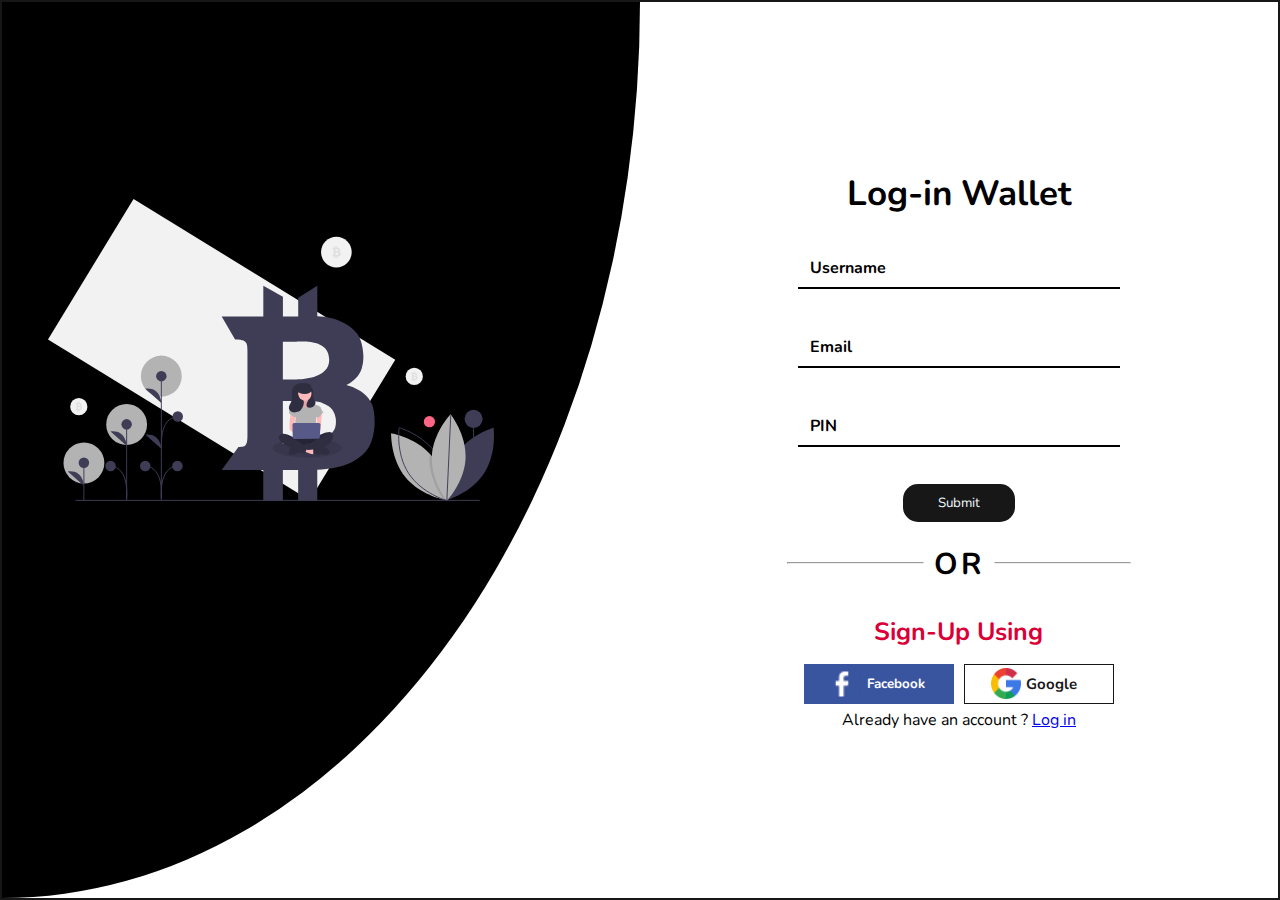
<file: HTML Form Validation/index.html>
<!DOCTYPE html>
<html lang="en">
<head>
    <meta charset="UTF-8">
    <meta http-equiv="X-UA-Compatible" content="IE=edge">
    <meta name="viewport" content="width=device-width, initial-scale=1.0">
    <link rel="stylesheet" href="./style.css">
    <title>Ethereum Wallet</title>
</head>
<body>
    <div class="main-container" id="main-container">
        <div class="left-panel" id="left-panel">
            <img src="./assets/left-img.svg" alt="">
        </div>
        <div class="right-panel" id="right-panel">
            <div class="container">
                <h3 class="main-heading">Log-in Wallet</h1>
                <div class="credentials" id="credentials">
                    <div class="username-container">
                        <label for="userName" class="Label">Username</label>
                        <input type="text" id="userName">
                        <small id="username-error-msg"></small>
                    </div>
                    <div class="email-container">
                        <label for="email" class="Label">Email</label>
                        <input type="email" id="email">
                        <small id="email-error-msg"></small>
                    </div>
                    <div class="pin-container">
                        <label for="pin" class="Label">PIN</label>
                        <input type="password" id="pin">
                        <small id="pin-error-msg"></small>
                    </div>
                </div>
                <button class="submit" id="submit">Submit</button>
                <hr class="horizontal-line">
                <div class="or">OR</div>
                <div class="secondary-login">
                    <h2 class="secondary-heading">Sign-Up Using</h2>
                    <div class="social-media">
                        <button id="facebook">
                            <img src="./assets/facebook.png" alt="">
                            <span class="facebook-span">Facebook</span>
                        </button>
                        <button id="google">
                            <img src="./assets/google.png" alt="">
                            <span class="google-span">Google</span>
                        </button>
                    </div>
                </div>
                <div class="sign-up">
                    <span>Already have an account ?</span>
                    <span><a href="#">Log in</a></span>
                </div>
            </div>
        </div>
    </div>
    <!-- <input type="text" id="userName">
    <small id="errorTag" class="errorTag"></small>
    <button id="submit">Submit</button> -->
    <script src="./script.js"></script>
</body>
</html>
</file>
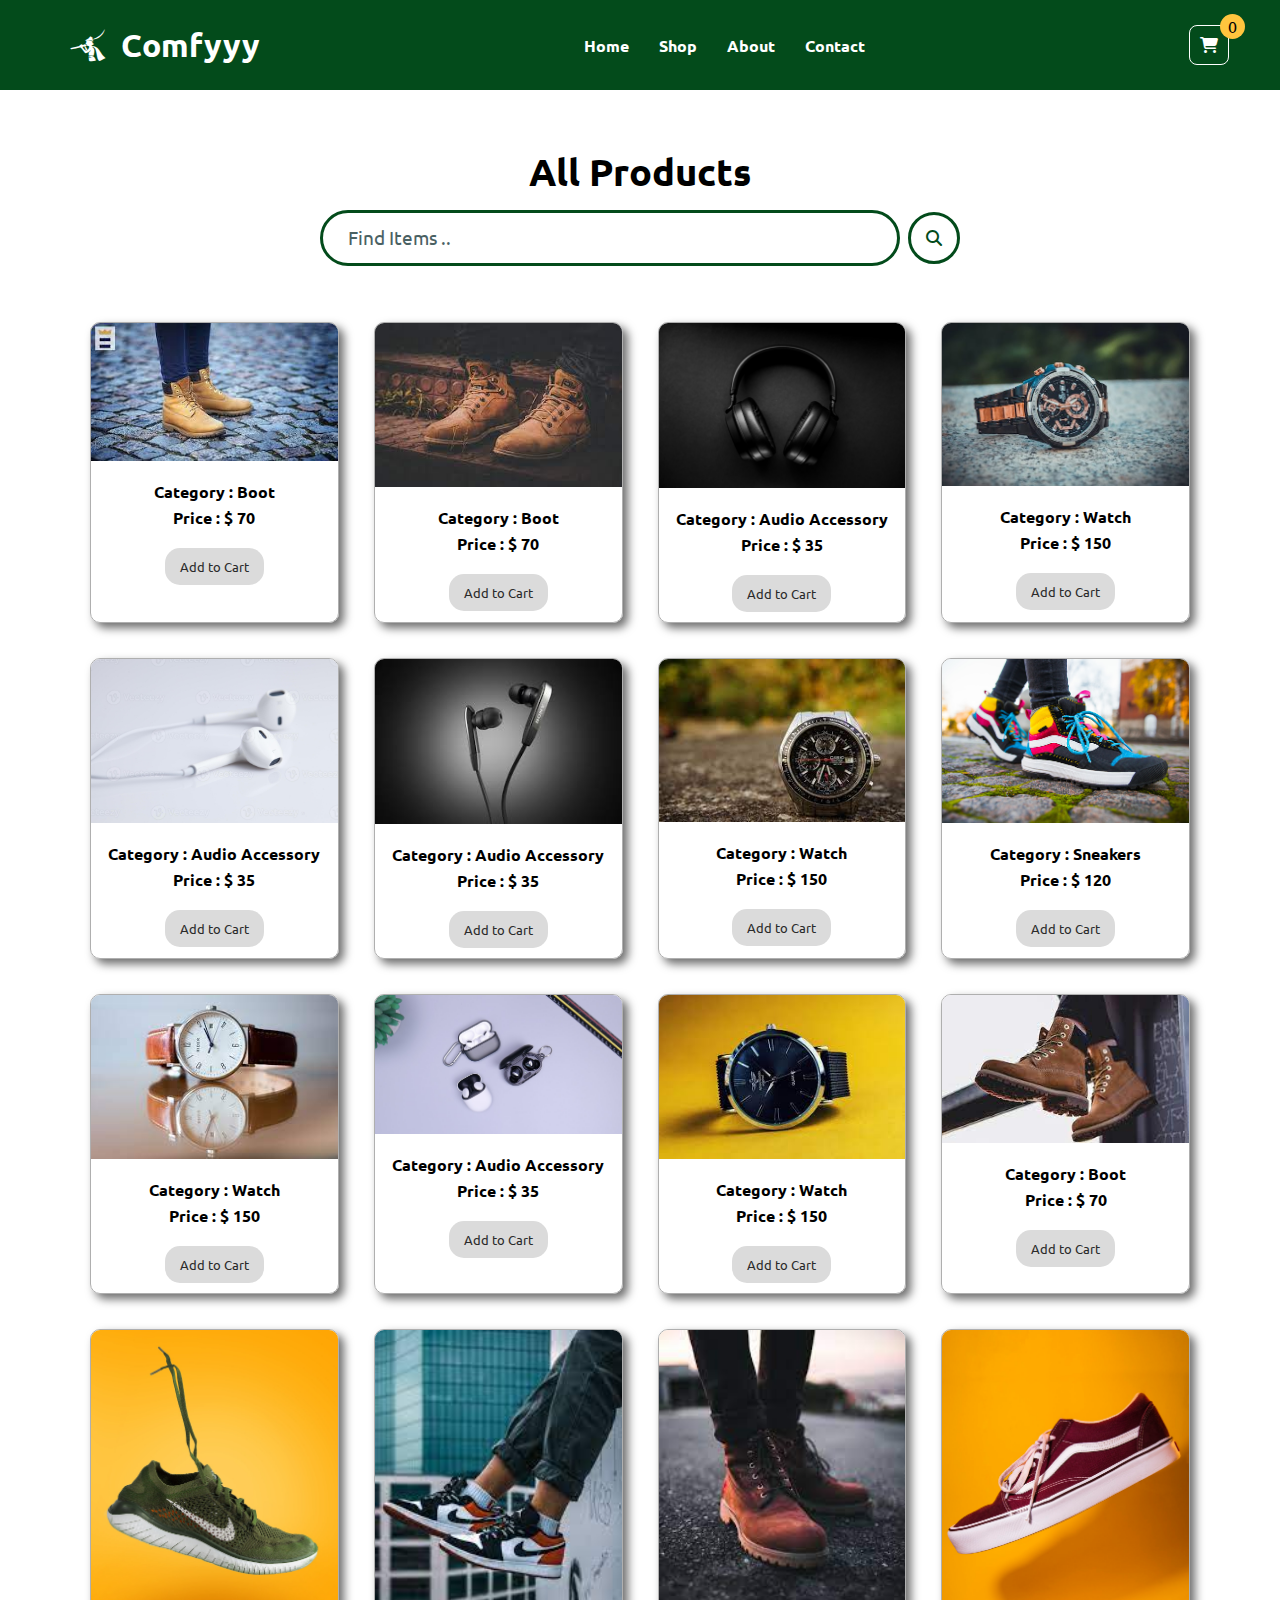
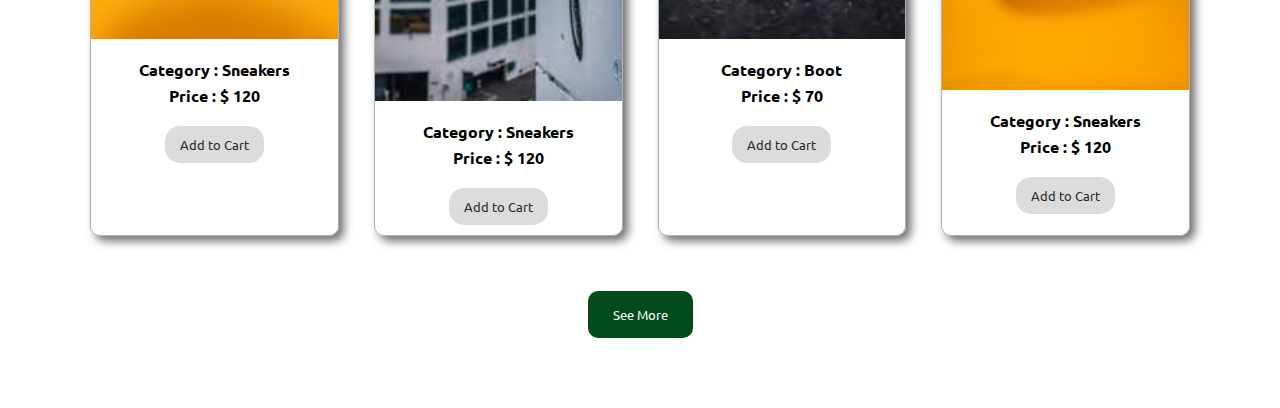
<file: Responsive E-Commerce Website/index.html>
<!DOCTYPE html>
<html lang="en">
<head>
    <meta charset="UTF-8">
    <meta http-equiv="X-UA-Compatible" content="IE=edge">
    <meta name="viewport" content="width=device-width, initial-scale=1.0">
    <link rel="stylesheet" href="./style.css">
    <link rel="stylesheet" href="https://cdnjs.cloudflare.com/ajax/libs/font-awesome/6.2.0/css/all.min.css">
    <title>Comfyyy</title>
</head>
<body>
    <!---------------------------------------------------------------------------------------------->
    <!--------------------------------------- NavBar Started --------------------------------------->
    <!---------------------------------------------------------------------------------------------->


    <nav class="nav-bar" id="home">
        <h1 class="main-heading">
            <i class="fa-brands fa-pied-piper-alt"></i>
            Comfyyy
        </h1>
        <ul class="list" id="list1">
            <li class="list-items"><a href="#home">Home</a></li>
            <li class="list-items"><a href="#shop">Shop</a></li>
            <li class="list-items"><a href="#about">About</a></li>
            <li class="list-items"><a href="#contact">Contact</a></li>
        </ul>
        <div class="icons">
            <!-- <i class="fa-solid fa-xmark"></i> -->
            <i class="fa-solid fa-bars" id="bars"></i>
            <i class="fa-solid fa-cart-shopping" id="cart-btn"></i>
            <span class="notification" id="notification">0</span>
        </div>
    </nav>

    <!---------------------------------------------------------------------------------------------->
    <!--------------------------------------- NavBar Completed ------------------------------------->
    <!---------------------------------------------------------------------------------------------->



    <!---------------------------------------------------------------------------------------------->
    <!--------------------------------------- SearchBox Started ------------------------------------>
    <!---------------------------------------------------------------------------------------------->

    <div class="search-container">
        <h1 class="heading">All Products</h1>
        <div class="search-div">
            <input type="text" id="search-area" placeholder="Find Items ..">
            <i class="fa-solid fa-magnifying-glass"></i>
        </div>
    </div>

    <!---------------------------------------------------------------------------------------------->
    <!--------------------------------------- SearchBox Completed ---------------------------------->
    <!---------------------------------------------------------------------------------------------->




    <!---------------------------------------------------------------------------------------------->
    <!--------------------------------------- SidePanel Started  ----------------------------------->
    <!---------------------------------------------------------------------------------------------->

    <div class="main-side-panel" id="side-panel">
        <i class="fa-solid fa-xmark" id="close-btn"></i>
        <div class="content">
            <h1 class="panel-main-heading">Your Cart</h1>
            <div class="cart-container" id="cartContainer">               
            </div>
            <p class="bill">Total : $ <span id="total-bill">0</span></p>
            <button class="checkout">Checkout</button>
        </div>
    </div>


    <!---------------------------------------------------------------------------------------------->
    <!--------------------------------------- SidePanel Completed  --------------------------------->
    <!---------------------------------------------------------------------------------------------->


    <!---------------------------------------------------------------------------------------------->
    <!--------------------------------------- Products Started  ------------------------------------>
    <!---------------------------------------------------------------------------------------------->

    <div class="main-container-product">
        <div class="product-container">

            <!--------------------------------- 1st Row --------------------------------->
            <div class="product">
                <img src="./assets/boot4.jpg" alt="" class="product-img">
                <div class="details">
                    <p class="category">Category : Boot</p>
                    <span class="statement">Price : $ <span class="price">70</span></span>
                </div>
                <button class="add-to-cart">Add to Cart</button>
            </div>
            <div class="product">
                <img src="./assets/boot1.jpg" alt="" class="product-img">
                <div class="details">
                    <p class="category">Category : Boot</p>
                    <span class="statement">Price : $ <span class="price">70</span></span>
                </div>
                <button class="add-to-cart">Add to Cart</button>
            </div>
            <div class="product">
                <img src="./assets/headphone1.jpg" alt="" class="product-img">
                <div class="details">
                    <p class="category">Category : Audio Accessory</p>
                    <span class="statement">Price : $ <span class="price">35</span></span>
                </div>
                <button class="add-to-cart">Add to Cart</button>
            </div>
            <div class="product">
                <img src="./assets/watch1.jpeg" alt="" class="product-img">
                <div class="details">
                    <p class="category">Category : Watch</p>
                    <span class="statement">Price : $ <span class="price">150</span></span>
                </div>
                <button class="add-to-cart">Add to Cart</button>
            </div>
            <!--------------------------------- 1st Row --------------------------------->
            <!--------------------------------- 2nd Row --------------------------------->     
            <div class="product">
                <img src="./assets/headphone2.jpg" alt="" class="product-img">
                <div class="details">
                    <p class="category">Category : Audio Accessory</p>
                    <span class="statement">Price : $ <span class="price">35</span></span>
                </div>
                <button class="add-to-cart">Add to Cart</button>
            </div>
            <div class="product">
                <img src="./assets/headphone4.jpg" alt="" class="product-img">
                <div class="details">
                    <p class="category">Category : Audio Accessory</p>
                    <span class="statement">Price : $ <span class="price">35</span></span>
                </div>
                <button class="add-to-cart">Add to Cart</button>
            </div>
            <div class="product">
                <img src="./assets/watch2.jpg" alt="" class="product-img">
                <div class="details">
                    <p class="category">Category : Watch</p>
                    <span class="statement">Price : $ <span class="price">150</span></span>
                </div>
                <button class="add-to-cart">Add to Cart</button>
            </div>
            <div class="product">
                <img src="./assets/sneaker2.jpg" alt="" class="product-img">
                <div class="details">
                    <p class="category">Category : Sneakers</p>
                    <span class="statement">Price : $ <span class="price">120</span></span>
                </div>
                <button class="add-to-cart">Add to Cart</button>
            </div>
            <!--------------------------------- 2nd Row --------------------------------->
            <!--------------------------------- 3rd Row --------------------------------->
            <div class="product">
                <img src="./assets/watch4.jpg" alt="" class="product-img">
                <div class="details">
                    <p class="category">Category : Watch</p>
                    <span class="statement">Price : $ <span class="price">150</span></span>
                </div>
                <button class="add-to-cart">Add to Cart</button>
            </div>
            <div class="product">
                <img src="./assets/headphone3.jpg" alt="" class="product-img">
                <div class="details">
                    <p class="category">Category : Audio Accessory</p>
                    <span class="statement">Price : $ <span class="price">35</span></span>
                </div>
                <button class="add-to-cart">Add to Cart</button>
            </div>
            <div class="product">
                <img src="./assets/watch3.jpg" alt="" class="product-img">
                <div class="details">
                    <p class="category">Category : Watch</p>
                    <span class="statement">Price : $ <span class="price">150</span></span>
                </div>
                <button class="add-to-cart">Add to Cart</button>
            </div>
            <div class="product">
                <img src="./assets/boot3.jpg" alt="" class="product-img">
                <div class="details">
                    <p class="category">Category : Boot</p>
                    <span class="statement">Price : $ <span class="price">70</span></span>
                </div>
                <button class="add-to-cart">Add to Cart</button>
            </div>   
            <!--------------------------------- 3rd Row --------------------------------->
            <!--------------------------------- 4th Row --------------------------------->
            <div class="product">
                <img src="./assets/sneaker1.jpg" alt="" class="product-img">
                <div class="details">
                    <p class="category">Category : Sneakers</p>
                    <span class="statement">Price : $ <span class="price">120</span></span>
                </div>
                <button class="add-to-cart">Add to Cart</button>
            </div>
            <div class="product">
                <img src="./assets/sneaker4.jpg" alt="" class="product-img">
                <div class="details">
                    <p class="category">Category : Sneakers</p>
                    <span class="statement">Price : $ <span class="price">120</span></span>
                </div>
                <button class="add-to-cart">Add to Cart</button>
            </div>  
                
            <div class="product">
                <img src="./assets/boot2.jpg" alt="" class="product-img">
                <div class="details">
                    <p class="category">Category : Boot</p>
                    <span class="statement">Price : $ <span class="price">70</span></span>
                </div>
                <button class="add-to-cart">Add to Cart</button>
            </div>
            <div class="product">
                <img src="./assets/sneaker3.jpg" alt="" class="product-img">
                <div class="details">
                    <p class="category">Category : Sneakers</p>
                    <span class="statement">Price : $ <span class="price">120</span></span>
                </div>
                <button class="add-to-cart">Add to Cart</button>
            </div>
            <!--------------------------------- 4th Row --------------------------------->
        </div>
        <button class="see-more-btn">
            See More
        </button>
    </div>

    <!---------------------------------------------------------------------------------------------->
    <!--------------------------------------- Products Completed  ---------------------------------->
    <!---------------------------------------------------------------------------------------------->



























    <script src="./script.js"></script>
</body>
</html>
</file>
<file: HTML Form Validation/style.css>
@import url('https://fonts.googleapis.com/css2?family=Nunito&display=swap');

*{
    margin: 0;
    padding: 0;
    box-sizing: border-box;
    font-family: 'Nunito', sans-serif;
}

:root{
    --primary : #DA0037;
    --secondary : #171717;
    --svg-color : #3f3d56;
}

/************************************************ ******************************/
/******************************* Left Panel Start ******************************/
/************************************************ ******************************/

.main-container{
    width: 100%;
    height: 100vh;
    overflow: hidden;
    display: flex;
    border: 2px solid #171717;
}

.main-container .left-panel{
    background-color: rgb(0, 0, 0);
    clip-path: ellipse(100% 100% at 0px 0px);
}

.main-container .left-panel , .main-container .right-panel{
    display: flex;
    align-items: center;
    justify-content: center;
    width: 50%;
}

.main-container .left-panel img{
    position: relative;
    top: -100px;
    left: -50px;
    width: 70%;
}

/************************************************ ******************************/
/******************************* Left Panel End  ******************************/
/************************************************ ******************************/



/************************************************ *******************************/
/******************************* Right Panel Start ******************************/
/************************************************ *******************************/


.right-panel .container{
    display: flex;
    flex-direction: column;
    justify-content: center;
    width: 90%;
    height: 80vh;
}

/* Heading */

.right-panel .container .main-heading{
    font-size: 35px;
    font-weight: bolder;
    text-align: center;
}

/* Credentials */

.right-panel .container .credentials{
    width: 70%;
    align-self: center;
    margin-top: 25px;
    display: flex;
    flex-direction: column;
    align-items: center;
}

.username-container , .email-container , .pin-container{
    width: 100%;
    display: flex;
    flex-direction: column;
    align-items: flex-start;
    position: relative;
    margin-top: 10px;
}

.Label{
    position: absolute;
    top: 5px;
    left: 52px;
    cursor: auto;
    transition: all 0.2s linear;
    font-weight: bolder;
}

.upper{
    transition: all 0.2s linear;
    top: -15px !important;
}

.lower{
    top: -15px !important;
}


#userName , #email , #pin{
    margin: 0 auto;
    width: 80%;
    padding-top: 10px;
    padding-bottom: 3px;
    padding-left: 10px;
    outline: none;
    border: none;
    border-bottom: 2px solid black;
    font-size: 16px;
    margin-bottom: 5px;
}

#userName:focus , #email:focus , #pin:focus{
    border-color: var(--primary);
}

.credentials small{
    margin: 0 auto;
    width: 80%;
    height: 20px;
    color: #DA0037;
    font-weight: bold;
    font-size: 15px;
    padding-left: 10px;
    visibility: visible;
    margin-bottom: 7px;
}

/* For JS */
.success{
    color: #045501 !important;
    visibility: visible !important;
}

.error{
    visibility: visible !important;
}

/* Submit Button */

.right-panel .container .submit{
    border: 0;
    margin-top: 5px;
    align-self: center;
    padding: 10px 35px;
    background-color: var(--secondary);
    color: aliceblue;
    border-radius: 15px;
    cursor: pointer;
}

.right-panel .container .submit:hover{
    transform: scale(1.04);
    background-color: var(--svg-color);
}

.right-panel .container .submit:active{
    transform: scale(1);
}

/* Horizontal Line */

.horizontal-line{
    width: 60%;
    margin: 40px auto 0 auto;
    z-index: 2;
}

/* OR */

.or{
    top: -30px;
    background-color: white;
    z-index: 3;
    padding: 0 10px 0 10px;
    position: relative;
    margin-top: 10px;
    margin-left: 50%;
    transform: translate(-50%);
    font-weight: bolder;
    letter-spacing: 3px;
    font-size: 30px;
    text-align: center;
    width: fit-content;
}

/* Secondary Login */

.right-panel .container .secondary-login{
    width: 70%;
    margin: 0 auto;
}    

/* Secondary Heading */

.right-panel .container .secondary-login .secondary-heading{
    text-align: center;
    font-size: 25px;
    font-weight: bolder;
    color: var(--primary);
}

/* Social Media */

.right-panel .container .secondary-login .social-media{
    width: 80%;
    margin: 15px auto 5px auto;
    text-align: center;
    display: flex;
    justify-content: center;
    gap: 10px;
}

/* Buttons */
.social-media #facebook , .social-media #google{
    display: flex;
    align-items: center;
    justify-content:center ;
    height: 40px;
    background-color: white;
    width: 150px;
    border: none;
    padding: 0 30px 0 20px;
    cursor: pointer;
}

/* Facebook container */
.social-media #facebook{
    background-color: #3a559f;
    color: white;
    font-weight: bolder;
}

/* Google container */

.social-media #google{
    color: var(--secondary);
    font-size: 15px;
    font-weight: bolder;
    border: 1px solid var(--secondary);
}

/* Google img */
.social-media #google img{
    height: 80%;
}

/* Both images */
.social-media button img{
    height: 100%;
}

/* Text of Both Containers */
.social-media button span{
    margin-left: 5px;
    width: fit-content;
}


/* Already have an Account Div */

.right-panel .container .sign-up{
    text-align: center;
    width: 80%;
    margin: 0 auto;
}



/************************************************ ******************************/
/******************************* Right Panel End  ******************************/
/************************************************ ******************************/
</file>
<file: Responsive E-Commerce Website/style.css>
@import url('https://fonts.googleapis.com/css2?family=Ubuntu&display=swap');

:root{
    --color: #034b1b;
    --primary:black;
    --secondary: white;
    --side-panel:#4A6163;
}

*{
    margin: 0;
    padding: 0;
    box-sizing: border-box;
    font-family: 'Ubuntu', sans-serif;   
}

/*********************************************************/
/********************* NavBar Started ******************/
/*********************************************************/

.nav-bar{
    width: 100%;
    z-index: 10;
    height: 10vh;
    display: flex;
    align-items: center;
    justify-content: space-between;
    padding: 5px 70px;
    background-color: var(--color);
    position: fixed;
    top: 0;
    color: var(--secondary);
}

@media screen and (max-width: 590px){
    .nav-bar{
        padding: 5px 40px;
    }
}

@media screen and (max-width: 480px){
    .nav-bar{
        padding: 5px 35px;
    }
}

.main-heading{
    display: flex;
    align-items: center;
    justify-content: center;
    gap: 15px;
}

@media screen and (max-width: 710px){
    .main-heading{
        font-size: 20px;
        gap: 10px;
    }
    
    .list-items{
        padding: 0px 10px !important;
    }
}



.list{
    list-style: none;
    display: flex;
    height: 10vh;
    align-items: center;
}

.list-items{
    padding: 0px 15px;
}

.list-items a{
    color: black;
    font-weight: bold;
    text-decoration: none;
    color: var(--secondary);
    display: inline-block;
    transition: transform 0.1s linear;
}

@media screen and (max-width: 520px){
    .list-items a{
        font-size: 12px;
        font-weight: lighter;
    }
}

.list-items a:hover{
    transform: scale(1.2);
}

.list-items a:active{
    transform: scale(1);
}

.icons{
    margin-right: -60px;
    display: flex;
    justify-content: center;
    align-items: center;
    height: 10vh;
    gap: 1em;
}

.icons .notification{
    position: relative;
    top: -19px;
    left: -25px;
    right: 0;
    border-radius: 50%;
    width: 25px;
    height: 25px;
    text-align: center;
    background-color: #ffc53e;
    color: black;
    display: flex;
    justify-content: center;
    align-items: center;
}

.icons i , .main-side-panel #close-btn{
    width: 40px;
    height: 40px;
    justify-content: center;
    align-items: center;
    display: flex;
    border: 1px solid var(--secondary);
    border-radius: 8px;
    cursor: pointer;
    transition: transform 0.3s linear;
}

.icons i:hover{
    background-color: var(--secondary);
    color: var(--color);
    transform: scale(1.1);
}

.icons .fa-bars{
    display: none;
}

@media screen and (max-width: 460px){

    .icons .fa-bars{
        display: block;
        width: 40px;
        height: 40px;
        justify-content: center;
        align-items: center;
        display: flex;
    }

    .nav-bar{
        padding: 5px 40px;
    }

    .list{
        flex-direction: column;
        position: fixed;
        align-items: center;
        left: 0;
        top: 10vh;
        height: 90vh;
        z-index: 8;
        width: 100%;
        background-color: var(--secondary);
        text-align: center;
        transition: all 0.6s ease;
        transform: translateX(100%);
    }

    .list.show{
        transform: translateX(0%);
        z-index: 10;
    }

    .list .list-items{
        width: 100%;
        height: 60px;
        border-bottom: 3px solid black;
        display: flex;
        justify-content: center;
        align-items: center;
        cursor: pointer;
    }

    .list-items a{
        color: black;
    }
}




/*********************************************************/
/********************* NavBar Completed ******************/
/*********************************************************/


/*********************************************************/
/********************* Search Box Started ****************/
/*********************************************************/


.search-container{
    margin-top: 18vh;
    height: 10vh;
    width: 100%;
    display: flex;
    align-items: center;
    justify-content: center;
    flex-direction: column;
}

.search-container .heading{
    font-size: 3vw;
    margin-bottom: 15px;
}

.search-div{
    width: 50%;
    display: flex;
    justify-content: center;
    align-items: center;
    gap: 0.5em;
}

@media screen and (max-width: 460px){

    .search-container{
        margin-top: 12vh;
    }

}

.search-div input{
    width: 100%;
    border-radius: 35px;
    padding: 15px 25px;
    font-size: 16px;
    border: 3px solid var(--color);
}

.search-div input::placeholder{
    color: var(--side-panel);
    font-size: larger;
}

.search-div input:focus {
    outline: none;
    border: 3px solid #4A6163;
    z-index: 25;
}

.search-div i{
    color: var(--color);
    border: 3px solid var(--color);
    padding: 15px;
    border-radius: 50%;
    cursor: pointer;
}

.search-div i:hover{
    color: var(--secondary);
    background-color: var(--color);
    transform: scale(1.1);
}

@media screen and (max-width: 769px) {
    
    .search-container{
        margin-top: 15vh;
    }

    .search-container .heading{
        font-size: 5vw;
        margin-bottom: 15px;
    }

    .search-div{
        width: 80%;
    }
    .search-div input{
        padding: 10px;
        font-size: 14px;
        border-width: 2px;
    }

    .search-div i{
        padding: 10px;
        font-size: 16px;
    }
}


/*********************************************************/
/******************** Search Box Completed ***************/
/*********************************************************/


/*********************************************************/
/******************** Side Panel Started ***************/
/*********************************************************/


.main-side-panel{
    width: 23%;
    height: 90vh;
    position: fixed;
    top: 0;
    right: 0;
    margin-top: 10vh;
    border-left: 2px solid var(--color);
    transition: all 0.3s linear;
    transform: translateX(100%);
    background-color: var(--secondary);
    overflow-y: scroll;
}

.main-side-panel #close-btn{
    margin-left: auto;
    margin-right: 10px;
    margin-top: 10px;
    border: 3px solid var(--color) !important;
}

.main-side-panel #close-btn:hover{
    transform: scale(1.1);
    color: white;
    background-color: var(--color);
}


@media screen and (max-width: 900px){
    .main-side-panel{
        width: 40%;
    }
}

@media screen and (max-width: 650px){
    .main-side-panel{
        width: 60%;
    }
}

@media screen and (max-width: 460px){
    .main-side-panel{
        width: 100%;
    }
}


.main-side-panel.show{
    transform: translateX(0%);
    z-index: 9;
}

.main-side-panel .content{
    margin-top: 25px;
    width: 100%;
    height: 100%;
    display: flex;
    flex-direction: column;
    text-align: center;
    gap: 1em;
}

.main-side-panel .content .cart-container{
    width: 90%;
    margin: 0 auto;
    box-sizing: border-box;
}

.main-side-panel .content .cart-container .cart-product{
    width: 100%;
    display: flex;
    align-items: stretch;
    justify-content: space-between;
    margin-bottom: 15px;
    border-width: 1px 0 1px 0;
    border-style: solid;
    border-color: #4A6163;
    border-radius: 0 10px 10px 0;
    cursor: grab;
}

.cart-product.hide{
    display: none !important;
}

.cart-product:hover{
    transform: scale(1.02);
}

.main-side-panel .content .cart-container .cart-product .cart-details{
    display: flex;
    flex-direction: column;
    align-items: center;
    justify-content: center;
    gap: 5px;
    font-size: 12px;
    font-weight: bold;
}

.remove-btn{
    padding: 0 10px;
    background-color: rgb(61, 61, 61);
    border: none;
    border-radius: 0 10px 10px 0;
    color: aliceblue;
    cursor: pointer;
}

.cart-product-img{
    width: 120px;
}
.checkout{
    width: 100px;
    padding: 10px;
    border-radius: 25px;
    font-size: 16px;
    font-weight: bolder;
    cursor: pointer;
    transition: transform 0.3s linear;
    margin: 0 auto;
}

.checkout:hover{
    color: var(--secondary);
    background-color: var(--color);
    border: none;
    transform: scale(1.1);
}

/*********************************************************/
/******************** Side Panel Completed ***************/
/*********************************************************/


/*********************************************************/
/******************** Products Started ***************/
/*********************************************************/


.main-container-product{
    margin: 50px 70px;
    padding: 20px;
    overflow-x: hidden;
    display: flex;
    flex-direction: column;
    align-items: center;
    justify-content: center;
    gap: 55px;
}

.main-container-product .see-more-btn{
    border-radius: 10px;
    color: white;
    padding: 15px 25px;
    border: none;
    background-color: #034b1b;
    cursor: pointer;
}

.main-container-product .see-more-btn:hover{
    transform: scale(1.04);
}

.main-container-product .see-more-btn:active{
    transform: scale(1);
}

.product-container{
    display: grid;
    grid-template-columns: repeat(4 , auto);
    gap: 35px;
}

.product-container .product{
    cursor: grab;
    display: flex;
    flex-direction: column;
    justify-content: stretch;
    align-items: center;
    border: 1px solid rgb(175, 175, 175);
    border-radius: 10px;
    overflow: hidden;
    box-shadow: 5px 5px 10px #6d6d6d;
}

@media screen and (max-width : 1183px) {
    .product-container .product .details .category{
        font-size: 14px;
    }
}

@media screen and (max-width : 1000px) {
    .product-container .product .details .category{
        font-size: 12px;
    }
}

@media screen and (max-width : 768px) {
    .product-container{
        grid-template-columns: repeat(3 , auto);
    }
    .product-container .product:nth-last-child(2){
        display: none;
    }
}

@media screen and (max-width : 666px) {
    .product-container{
        grid-template-columns: repeat(2 , auto);
    }
    .product-container .product:nth-last-child(1){
        display: none;
    }
}

@media screen and (max-width : 460px) {
    .product-container{
        grid-template-columns: repeat(1 , auto);
    }

    .product-container .product:nth-child(n+5){
        display: none;
    }
}

.product-container .product:hover{
    transform:scale(1.03) ;
}

.product-container .product:active{
    transform:scale(1) ;
    cursor: grabbing;
}

.product-container .product .details{
    display: flex;
    flex-direction: column;
    justify-content: center;
    align-items: center;
    text-align: center;
    margin: 20px 0px;
}

.product-container .product .details .category{
    font-weight: bold;
    margin-bottom: 5px;
}

.product-container .product .details .statement{
    font-weight: bold;
}

.add-to-cart{
    padding: 10px 15px;
    border: none;
    color: rgb(43, 43, 43);
    border-radius: 15px;
    margin-bottom: 10px;
    background-color: rgb(219, 219, 219);
    cursor: pointer;
    transition: all 0.1s linear;
}

.add-to-cart:hover{
    transform: scale(1.08);
    z-index: 9;
}

.product-container .product .product-img{
    width: 100%;
}



/*********************************************************/
/******************** Products Completed ***************/
/*********************************************************/
</file>
